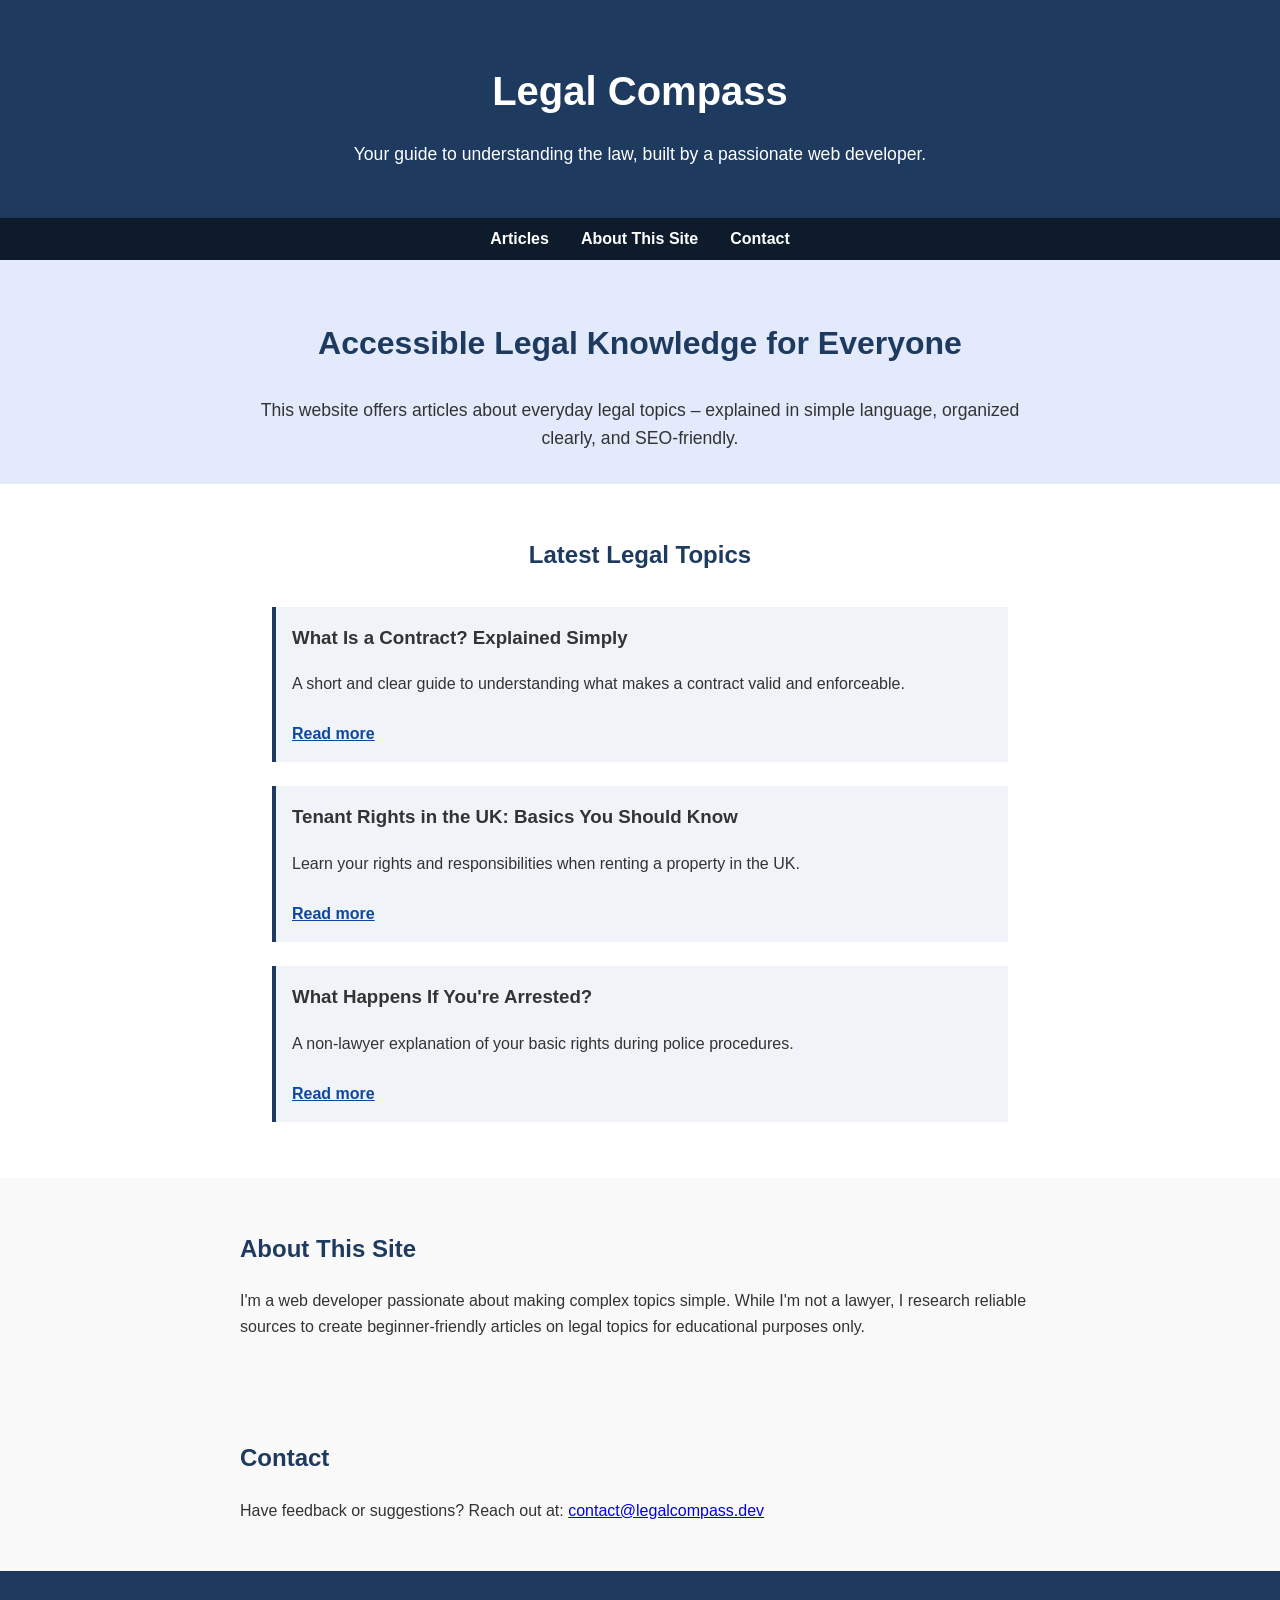
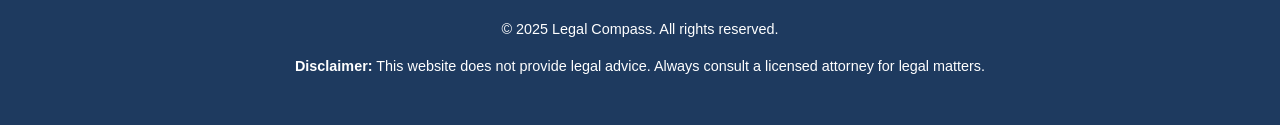
<file: index.html>
<!DOCTYPE html>
<html lang="en">
<head>
  <meta charset="UTF-8" />
  <meta name="viewport" content="width=device-width, initial-scale=1.0" />
  <meta name="description"
    content="Legal Insights for Everyone - Created by a web developer to help understand legal basics.">
  <title>Legal Compass</title>
  <link rel="stylesheet" href="css/styles.css" />

  <!-- Google tag (gtag.js) -->
  <script async src="https://www.googletagmanager.com/gtag/js?id=G-BZ1EDR7EFJ"></script>
  <script>
    window.dataLayer = window.dataLayer || [];
    function gtag() { dataLayer.push(arguments); }
    gtag('js', new Date());

    gtag('config', 'G-BZ1EDR7EFJ');
  </script>

  <!--Banner Cookies-->
  <script type="text/javascript" charset="UTF-8"
    src="//cdn.cookie-script.com/s/4deb0edc4328dd2a8a5dd8b33287796a.js"></script>
</head>

<body>

  <header>
    <h1>Legal Compass</h1>
    <p>Your guide to understanding the law, built by a passionate web developer.</p>
  </header>

  <nav>
    <ul>
      <li><a href="#articles">Articles</a></li>
      <li><a href="#about">About This Site</a></li>
      <li><a href="#contact">Contact</a></li>
    </ul>
  </nav>

  <section class="hero">
    <h2>Accessible Legal Knowledge for Everyone</h2>
    <p>This website offers articles about everyday legal topics – explained in simple language, organized clearly, and SEO-friendly.</p>
  </section>

  <section id="articles" class="articles">
    <h2>Latest Legal Topics</h2>
    <article>
      <h3>What Is a Contract? Explained Simply</h3>
      <p>A short and clear guide to understanding what makes a contract valid and enforceable.</p>
      <a href="templates/contract-law.html">Read more</a>
    </article>
    <article>
      <h3>Tenant Rights in the UK: Basics You Should Know</h3>
      <p>Learn your rights and responsibilities when renting a property in the UK.</p>
      <a href="templates/tenant-rights-uk.html">Read more</a>
    </article>
    <article>
      <h3>What Happens If You're Arrested?</h3>
      <p>A non-lawyer explanation of your basic rights during police procedures.</p>
      <a href="templates/what-happens-if-youre-arrested.html">Read more</a>
    </article>
  </section>

  <section id="about" class="about">
    <h2>About This Site</h2>
    <p>I'm a web developer passionate about making complex topics simple. While I'm not a lawyer, I research reliable sources to create beginner-friendly articles on legal topics for educational purposes only.</p>
  </section>

  <section id="contact" class="contact">
    <h2>Contact</h2>
    <p>Have feedback or suggestions? Reach out at: <a href="mailto:contact@legalcompass.dev">contact@legalcompass.dev</a></p>
  </section>

  <footer>
    <p>&copy; 2025 Legal Compass. All rights reserved.</p>
    <p><strong>Disclaimer:</strong> This website does not provide legal advice. Always consult a licensed attorney for legal matters.</p>
  </footer>

</body>
</html>
</file>
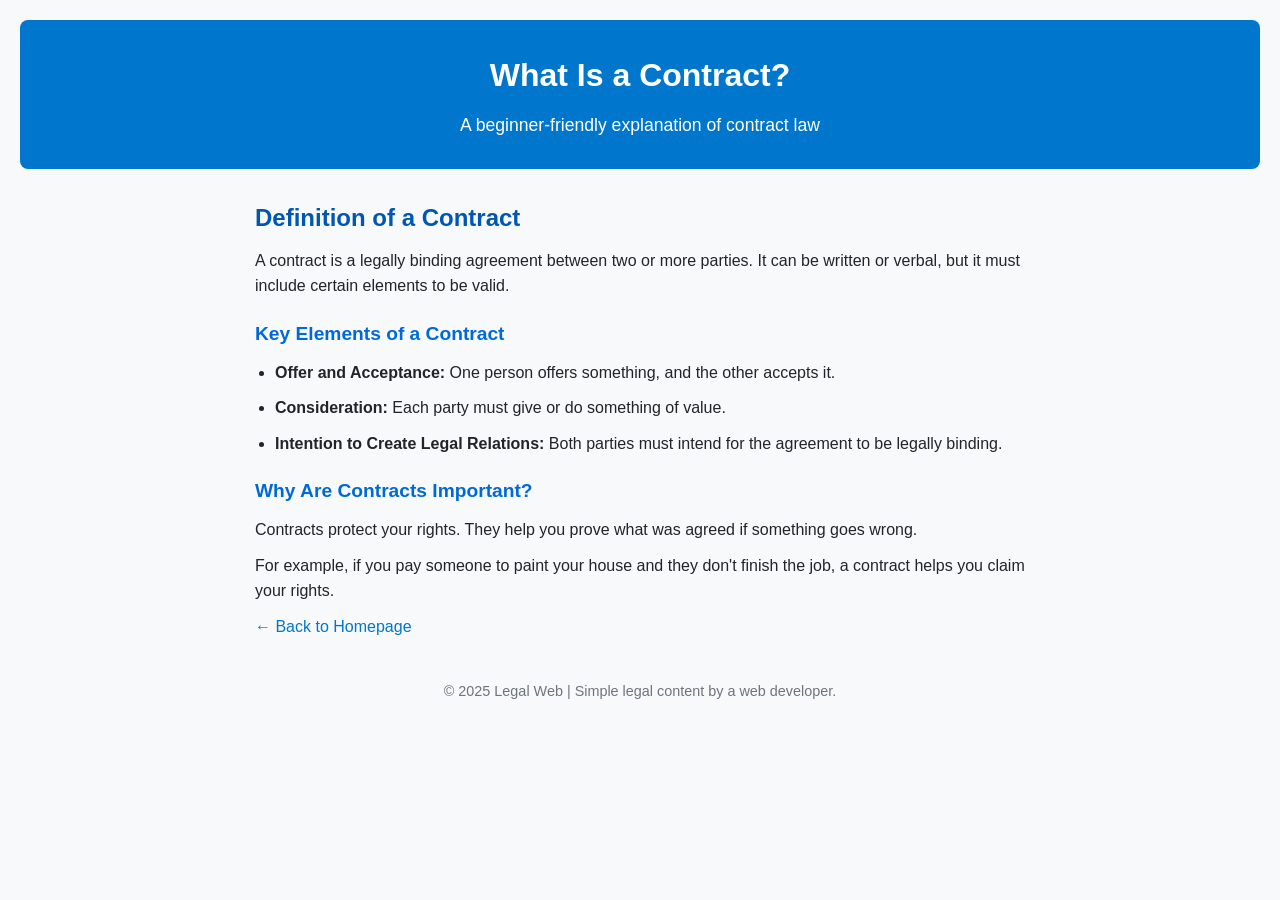
<file: templates/contract-law.html>
<!DOCTYPE html>
<html lang="en">

<head>
  <meta charset="UTF-8" />
  <meta name="viewport" content="width=device-width, initial-scale=1.0" />
  <meta name="description"
    content="Understand what a contract is in simple terms. Learn the basics of contract law and why contracts matter." />
  <meta name="keywords" content="what is a contract, contract law explained, legal basics, simple law guide" />
  <title>What Is a Contract? | Simple Legal Guide</title>
  <link rel="stylesheet" href="../css/templates.css" />

  <!-- Google tag (gtag.js) -->
  <script async src="https://www.googletagmanager.com/gtag/js?id=G-BZ1EDR7EFJ"></script>
  <script>
    window.dataLayer = window.dataLayer || [];
    function gtag() { dataLayer.push(arguments); }
    gtag('js', new Date());

    gtag('config', 'G-BZ1EDR7EFJ');
  </script>

  <!--Banner Cookies-->
  <script type="text/javascript" charset="UTF-8"
    src="//cdn.cookie-script.com/s/4deb0edc4328dd2a8a5dd8b33287796a.js"></script>
</head>

<body>

  <header>
    <h1>What Is a Contract?</h1>
    <p>A beginner-friendly explanation of contract law</p>
  </header>

  <main class="about">
    <h2>Definition of a Contract</h2>
    <p>A contract is a legally binding agreement between two or more parties. It can be written or verbal, but it must
      include certain elements to be valid.</p>

    <h3>Key Elements of a Contract</h3>
    <ul>
      <li><strong>Offer and Acceptance:</strong> One person offers something, and the other accepts it.</li>
      <li><strong>Consideration:</strong> Each party must give or do something of value.</li>
      <li><strong>Intention to Create Legal Relations:</strong> Both parties must intend for the agreement to be legally
        binding.</li>
    </ul>

    <h3>Why Are Contracts Important?</h3>
    <p>Contracts protect your rights. They help you prove what was agreed if something goes wrong.</p>

    <p>For example, if you pay someone to paint your house and they don't finish the job, a contract helps you claim
      your rights.</p>

    <p><a href="../index.html">← Back to Homepage</a></p>
  </main>

  <footer>
    <p>&copy; 2025 Legal Web | Simple legal content by a web developer.</p>
  </footer>

  <!-- Google Analytics -->
  <script async src="https://www.googletagmanager.com/gtag/js?id=UA-XXXXXXXXX-X"></script>
  <script>
    window.dataLayer = window.dataLayer || [];
    function gtag() { dataLayer.push(arguments); }
    gtag('js', new Date());

    gtag('config', 'UA-XXXXXXXXX-X');
  </script>
  <!-- End Google Analytics -->

</body>

</html>
</file>
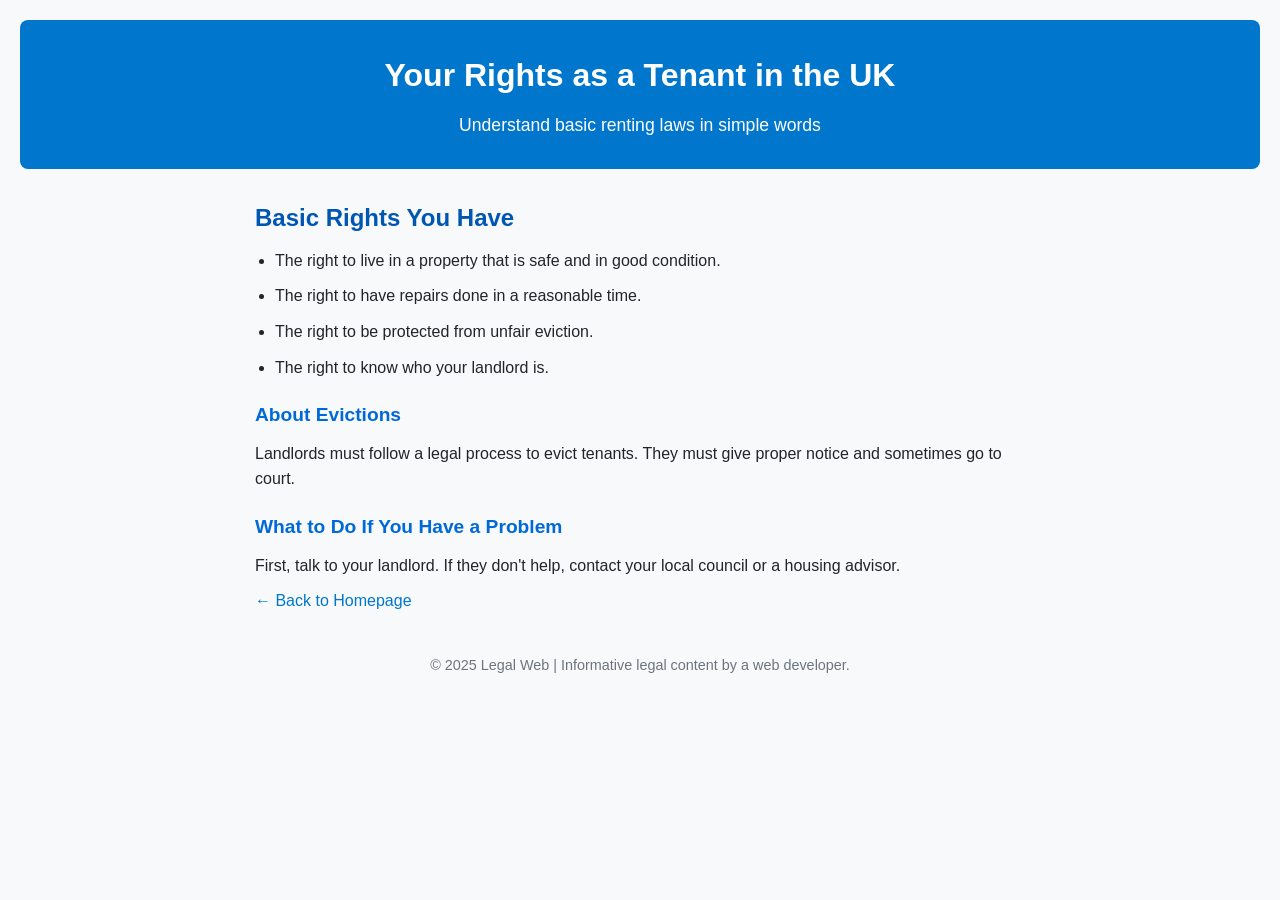
<file: templates/tenant-rights-uk.html>
<!DOCTYPE html>
<html lang="en">
<head>
  <meta charset="UTF-8" />
  <meta name="viewport" content="width=device-width, initial-scale=1.0" />
  <meta name="description"
    content="Understand your rights as a tenant in the UK. Learn about rent, eviction, and repairs in simple language." />
  <meta name="keywords" content="tenant rights UK, landlord law, renting rights, legal help housing" />
  <title>UK Tenant Rights | Know the Law</title>
  <link rel="stylesheet" href="../css/templates.css" />

  <!-- Google tag (gtag.js) -->
  <script async src="https://www.googletagmanager.com/gtag/js?id=G-BZ1EDR7EFJ"></script>
  <script>
    window.dataLayer = window.dataLayer || [];
    function gtag() { dataLayer.push(arguments); }
    gtag('js', new Date());

    gtag('config', 'G-BZ1EDR7EFJ');
  </script>

  <!--Banner Cookies-->
  <script type="text/javascript" charset="UTF-8"
    src="//cdn.cookie-script.com/s/4deb0edc4328dd2a8a5dd8b33287796a.js"></script>
</head>
<body>

  <header>
    <h1>Your Rights as a Tenant in the UK</h1>
    <p>Understand basic renting laws in simple words</p>
  </header>

  <main class="about">
    <h2>Basic Rights You Have</h2>
    <ul>
      <li>The right to live in a property that is safe and in good condition.</li>
      <li>The right to have repairs done in a reasonable time.</li>
      <li>The right to be protected from unfair eviction.</li>
      <li>The right to know who your landlord is.</li>
    </ul>

    <h3>About Evictions</h3>
    <p>Landlords must follow a legal process to evict tenants. They must give proper notice and sometimes go to court.</p>

    <h3>What to Do If You Have a Problem</h3>
    <p>First, talk to your landlord. If they don't help, contact your local council or a housing advisor.</p>

    <p><a href="../index.html">← Back to Homepage</a></p>
  </main>

  <footer>
    <p>&copy; 2025 Legal Web | Informative legal content by a web developer.</p>
  </footer>

</body>
</html>
</file>
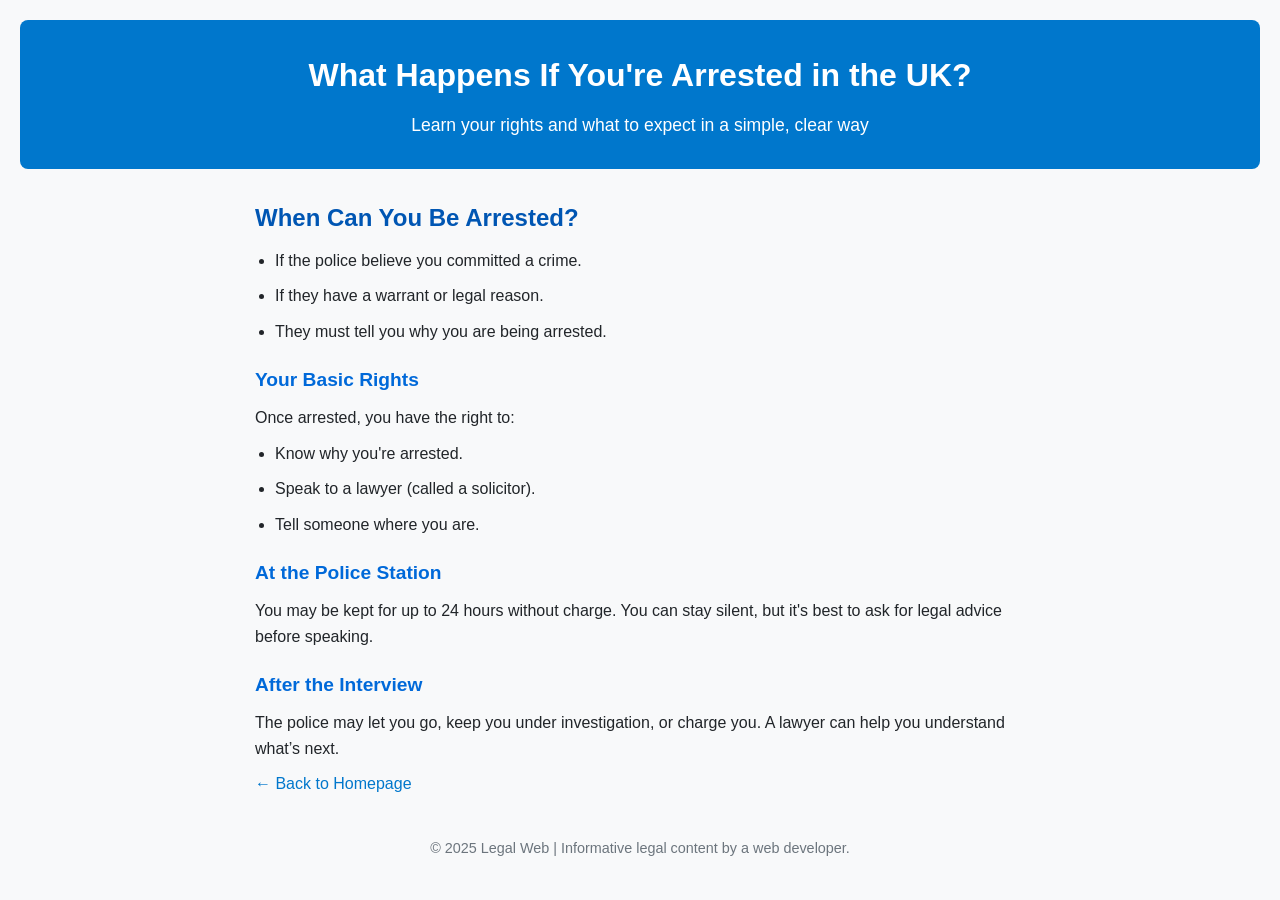
<file: templates/what-happens-if-youre-arrested.html>
<!DOCTYPE html>
<html lang="en">
<head>
  <meta charset="UTF-8" />
  <meta name="viewport" content="width=device-width, initial-scale=1.0" />
  <meta name="description"
    content="Learn what happens if you're arrested in the UK. Understand your legal rights and police procedures in simple terms." />
  <meta name="keywords"
    content="arrested in UK, legal rights UK, police arrest procedure, what to do if arrested, UK law basics" />
  <title>What Happens If You're Arrested? | Legal Web</title>
  <link rel="stylesheet" href="../css/templates.css" />

  <!-- Google tag (gtag.js) -->
  <script async src="https://www.googletagmanager.com/gtag/js?id=G-BZ1EDR7EFJ"></script>
  <script>
    window.dataLayer = window.dataLayer || [];
    function gtag() { dataLayer.push(arguments); }
    gtag('js', new Date());

    gtag('config', 'G-BZ1EDR7EFJ');
  </script>

  <!--Banner Cookies-->
  <script type="text/javascript" charset="UTF-8"
    src="//cdn.cookie-script.com/s/4deb0edc4328dd2a8a5dd8b33287796a.js"></script>
</head>
<body>

  <header>
    <h1>What Happens If You're Arrested in the UK?</h1>
    <p>Learn your rights and what to expect in a simple, clear way</p>
  </header>

  <main class="about">
    <h2>When Can You Be Arrested?</h2>
    <ul>
      <li>If the police believe you committed a crime.</li>
      <li>If they have a warrant or legal reason.</li>
      <li>They must tell you why you are being arrested.</li>
    </ul>

    <h3>Your Basic Rights</h3>
    <p>Once arrested, you have the right to:</p>
    <ul>
      <li>Know why you're arrested.</li>
      <li>Speak to a lawyer (called a solicitor).</li>
      <li>Tell someone where you are.</li>
    </ul>

    <h3>At the Police Station</h3>
    <p>You may be kept for up to 24 hours without charge. You can stay silent, but it's best to ask for legal advice before speaking.</p>

    <h3>After the Interview</h3>
    <p>The police may let you go, keep you under investigation, or charge you. A lawyer can help you understand what’s next.</p>

    <p><a href="../index.html">← Back to Homepage</a></p>
  </main>

  <footer>
    <p>&copy; 2025 Legal Web | Informative legal content by a web developer.</p>
  </footer>

</body>
</html>
</file>
<file: css/styles.css>
/* Base SEO-friendly structure */
body {
    font-family: Arial, sans-serif;
    line-height: 1.6;
    margin: 0;
    padding: 0;
    background-color: #f9f9f9;
    color: #333;
  }
  
  header {
    background-color: #1e3a5f;
    color: #fff;
    padding: 2rem 1rem;
    text-align: center;
  }
  
  header h1 {
    font-size: 2.5rem;
    margin-bottom: 0.5rem;
  }
  
  header p {
    font-size: 1.1rem;
  }
  
  nav {
    background-color: #0d1b2a;
  }
  
  nav ul {
    display: flex;
    justify-content: center;
    flex-wrap: wrap;
    list-style: none;
    margin: 0;
    padding: 0.5rem 0;
  }
  
  nav ul li {
    margin: 0 1rem;
  }
  
  nav ul li a {
    color: #fff;
    text-decoration: none;
    font-weight: bold;
  }
  
  .hero {
    background-color: #e2eafc;
    padding: 2rem 1rem;
    text-align: center;
  }
  
  .hero h2 {
    font-size: 2rem;
    color: #1e3a5f;
  }
  
  .hero p {
    font-size: 1.1rem;
    max-width: 800px;
    margin: auto;
  }
  
  .articles {
    padding: 2rem 1rem;
    background-color: #fff;
  }
  
  .articles h2 {
    text-align: center;
    margin-bottom: 2rem;
    color: #1e3a5f;
  }
  
  .articles article {
    max-width: 700px;
    margin: 1.5rem auto;
    padding: 1rem;
    border-left: 4px solid #1e3a5f;
    background-color: #f0f4f8;
  }
  
  .articles article h3 {
    margin-top: 0;
  }
  
  .articles article a {
    display: inline-block;
    margin-top: 0.5rem;
    color: #0d47a1;
    font-weight: bold;
  }
  
  .about, .contact {
    padding: 2rem 1rem;
    max-width: 800px;
    margin: auto;
  }
  
  .about h2, .contact h2 {
    color: #1e3a5f;
  }
  
  footer {
    background-color: #1e3a5f;
    color: #fff;
    padding: 2rem 1rem;
    text-align: center;
    font-size: 0.9rem;
  }
  
  /* Responsive */
  @media (max-width: 768px) {
    nav ul {
      flex-direction: column;
      align-items: center;
    }
  }
</file>
<file: css/templates.css>
/* Reset básico */
* {
    margin: 0;
    padding: 0;
    box-sizing: border-box;
  }
  
  body {
    font-family: 'Segoe UI', Tahoma, Geneva, Verdana, sans-serif;
    line-height: 1.6;
    background-color: #f8f9fa;
    color: #212529;
    padding: 20px;
  }
  
  header {
    background-color: #0077cc;
    color: #fff;
    padding: 30px 20px;
    border-radius: 8px;
    margin-bottom: 30px;
    text-align: center;
  }
  
  header h1 {
    font-size: 2rem;
    margin-bottom: 10px;
  }
  
  header p {
    font-size: 1.1rem;
  }
  
  main {
    max-width: 800px;
    margin: 0 auto;
    padding: 0 15px;
  }
  
  main h2 {
    margin-top: 25px;
    font-size: 1.5rem;
    color: #0056b3;
  }
  
  main h3 {
    margin-top: 20px;
    font-size: 1.2rem;
    color: #0069d9;
  }
  
  main p, main li {
    font-size: 1rem;
    margin: 10px 0;
  }
  
  ul {
    padding-left: 20px;
    list-style: disc;
  }
  
  a {
    color: #0077cc;
    text-decoration: none;
  }
  
  a:hover {
    text-decoration: underline;
  }
  
  footer {
    text-align: center;
    font-size: 0.9rem;
    margin-top: 40px;
    color: #6c757d;
  }
</file>
